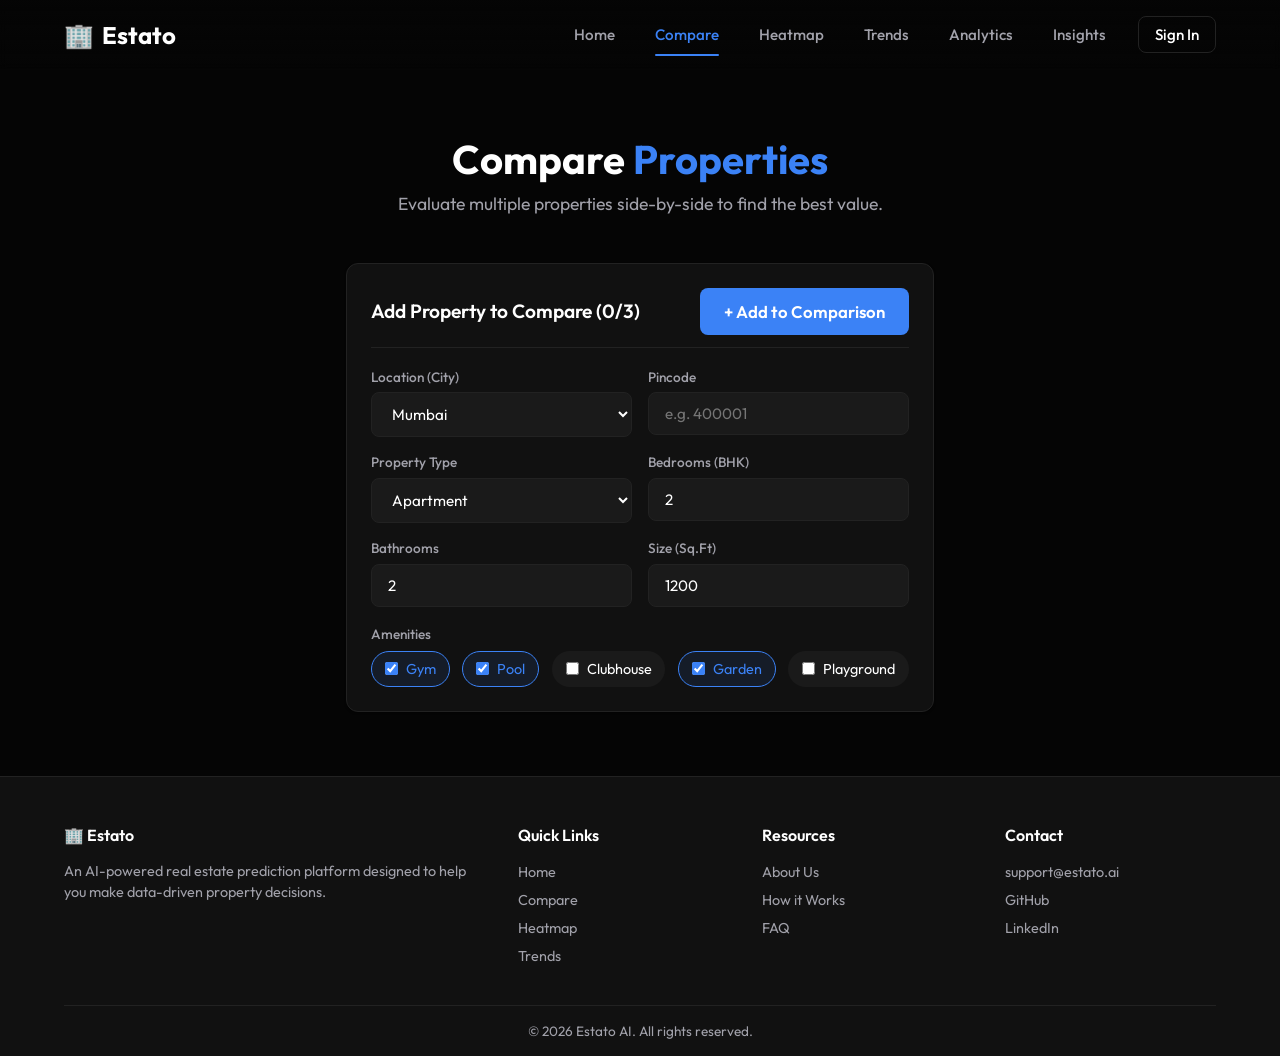
<file: compare.html>
<!DOCTYPE html>
<html lang="en">

<head>
    <meta charset="UTF-8">
    <meta name="viewport" content="width=device-width, initial-scale=1.0">
    <title>Estato | Compare Properties</title>
    <meta name="description" content="Compare multiple real estate properties side-by-side.">
    <!-- Google Fonts -->
    <link rel="preconnect" href="https://fonts.googleapis.com">
    <link rel="preconnect" href="https://fonts.gstatic.com" crossorigin>
    <link href="https://fonts.googleapis.com/css2?family=Outfit:wght@300;400;500;600;700;800&display=swap"
        rel="stylesheet">
    <!-- Custom CSS -->
    <link rel="stylesheet" href="style.css">
</head>

<body>

    <header class="navbar">
        <a href="index.html" class="logo">
            <span class="logo-icon">🏢</span> Estato
        </a>
        <nav class="nav-links">
            <a href="index.html" class="nav-link" data-page="home">Home</a>
            <a href="compare.html" class="nav-link active" data-page="compare">Compare</a>
            <a href="heatmap.html" class="nav-link" data-page="heatmap">Heatmap</a>
            <a href="trends.html" class="nav-link" data-page="trends">Trends</a>
            <a href="analytics.html" class="nav-link" data-page="analytics">Analytics</a>
            <a href="insights.html" class="nav-link" data-page="insights">Insights</a>
            <a href="profile.html" class="nav-link" data-page="profile" id="profile-link" style="display:none;">Profile</a>
        </nav>
        <div class="nav-actions">
            <button class="btn btn-outline auth-btn" id="auth-btn" style="padding: 0.5rem 1rem;">Sign In</button>
            <div class="nav-avatar-container" id="user-profile" style="display:none;">
                <div class="nav-avatar" id="user-avatar">U</div>
                <div class="profile-dropdown" id="profile-dropdown">
                    <a href="profile.html" class="dropdown-item">📊 Dashboard</a>
                    <a href="#" class="dropdown-item" id="logout-btn">🚪 Logout</a>
                </div>
            </div>
        </div>
    </header>

    <main class="container">
        <div class="hero-section">
            <h1 class="hero-title">Compare <span class="text-primary">Properties</span></h1>
            <p class="hero-subtitle">Evaluate multiple properties side-by-side to find the best value.</p>
        </div>

        <!-- Add Property Section -->
        <div class="card" style="margin-bottom: 2rem;">
            <div class="card-header" style="display:flex; justify-content:space-between; align-items:center;">
                <h2>Add Property to Compare (<span id="prop-count">0</span>/3)</h2>
                <button id="btn-add-prop" class="btn btn-primary" style="width:auto; margin-top:0;">+ Add to
                    Comparison</button>
            </div>

            <form id="compare-form">
                <div class="form-grid">
                    <div class="input-group">
                        <label>Location (City)</label>
                        <select id="comp-city">
                            <option value="Mumbai">Mumbai</option>
                            <option value="New Delhi">New Delhi</option>
                            <option value="Bangalore">Bangalore</option>
                            <option value="Chennai">Chennai</option>
                            <option value="Pune">Pune</option>
                            <option value="Hyderabad">Hyderabad</option>
                        </select>
                    </div>
                    <div class="input-group">
                        <label>Pincode</label>
                        <input type="text" id="comp-pincode" placeholder="e.g. 400001">
                    </div>
                    <div class="input-group">
                        <label>Property Type</label>
                        <select id="comp-type">
                            <option value="Apartment">Apartment</option>
                            <option value="Independent House">Independent House</option>
                            <option value="Villa">Villa</option>
                        </select>
                    </div>
                    <div class="input-group">
                        <label>Bedrooms (BHK)</label>
                        <input type="number" id="comp-bhk" value="2" min="1" max="10">
                    </div>
                    <div class="input-group">
                        <label>Bathrooms</label>
                        <input type="number" id="comp-bath" value="2" min="1" max="10">
                    </div>
                    <div class="input-group">
                        <label>Size (Sq.Ft)</label>
                        <input type="number" id="comp-size" value="1200" min="100">
                    </div>
                </div>

                <div style="margin-top: 1rem;">
                    <label style="font-size:0.85rem; font-weight:500; color:var(--text-muted);">Amenities</label>
                    <div class="checkbox-grid">
                        <label class="checkbox-label"><input type="checkbox" value="Gym" class="comp-amenity" checked>
                            Gym</label>
                        <label class="checkbox-label"><input type="checkbox" value="Pool" class="comp-amenity" checked>
                            Pool</label>
                        <label class="checkbox-label"><input type="checkbox" value="Clubhouse" class="comp-amenity">
                            Clubhouse</label>
                        <label class="checkbox-label"><input type="checkbox" value="Garden" class="comp-amenity"
                                checked> Garden</label>
                        <label class="checkbox-label"><input type="checkbox" value="Playground" class="comp-amenity">
                            Playground</label>
                    </div>
                </div>
            </form>
        </div>

        <!-- Comparison Table Section -->
        <div id="compare-results" class="hidden">
            <h3 style="margin-bottom: 1rem;">Comparison Results</h3>
            <div class="compare-grid" id="compare-grid">
                <!-- Property Cards injected here -->
            </div>
        </div>

    </main>

    <!-- Footer -->
    <footer class="footer">
        <div class="footer-grid">
            <div class="footer-col">
                <h4><span class="logo-icon">🏢</span> Estato</h4>
                <p>An AI-powered real estate prediction platform designed to help you make data-driven property
                    decisions.</p>
            </div>
            <div class="footer-col">
                <h4>Quick Links</h4>
                <ul>
                    <li><a href="index.html">Home</a></li>
                    <li><a href="compare.html">Compare</a></li>
                    <li><a href="#">Heatmap</a></li>
                    <li><a href="#">Trends</a></li>
                </ul>
            </div>
            <div class="footer-col">
                <h4>Resources</h4>
                <ul>
                    <li><a href="#">About Us</a></li>
                    <li><a href="#">How it Works</a></li>
                    <li><a href="#">FAQ</a></li>
                </ul>
            </div>
            <div class="footer-col">
                <h4>Contact</h4>
                <ul>
                    <li><a href="#">support@estato.ai</a></li>
                    <li><a href="#">GitHub</a></li>
                    <li><a href="#">LinkedIn</a></li>
                </ul>
            </div>
        </div>
        <div class="footer-bottom">
            &copy; 2026 Estato AI. All rights reserved.
        </div>
    </footer>

    <script src="compare.js"></script>
    <!-- Spline 3D Runtime -->
    <script type="module">
        import { Application } from 'https://esm.sh/@splinetool/runtime';
        const canvas = document.getElementById('canvas3d');
        if (canvas) {
            const spline = new Application(canvas);

            spline.load('https://prod.spline.design/XjPDmd3N1NXUJgIH/scene.splinecode');
        }
    </script>

    <script>
        document.addEventListener('DOMContentLoaded', function() {
            initializeAuthUI();
            initializeNavbarHideOnScroll();
        });

        function initializeAuthUI() {
            const currentUser = localStorage.getItem('currentUser');
            if (currentUser) {
                showUserProfile(JSON.parse(currentUser));
            }
        }

        function showUserProfile(user) {
            const authBtn = document.getElementById('auth-btn');
            const userProfile = document.getElementById('user-profile');
            const userAvatar = document.getElementById('user-avatar');
            const profileLink = document.getElementById('profile-link');

            authBtn.style.display = 'none';
            userProfile.style.display = 'flex';
            profileLink.style.display = 'block';
            
            const initial = user.email.charAt(0).toUpperCase();
            userAvatar.textContent = initial;

            document.getElementById('logout-btn').addEventListener('click', function(e) {
                e.preventDefault();
                localStorage.removeItem('currentUser');
                location.reload();
            });
        }

        function initializeNavbarHideOnScroll() {
            const navbar = document.querySelector('.navbar');
            let lastScrollTop = 0;

            window.addEventListener('scroll', function() {
                const scrollTop = window.pageYOffset || document.documentElement.scrollTop;

                if (scrollTop > 100) {
                    if (scrollTop > lastScrollTop) {
                        navbar.classList.add('hide');
                    } else {
                        navbar.classList.remove('hide');
                    }
                } else {
                    navbar.classList.remove('hide');
                }
                lastScrollTop = scrollTop <= 0 ? 0 : scrollTop;
            });
        }
    </script>
</body>

</html>
</file>
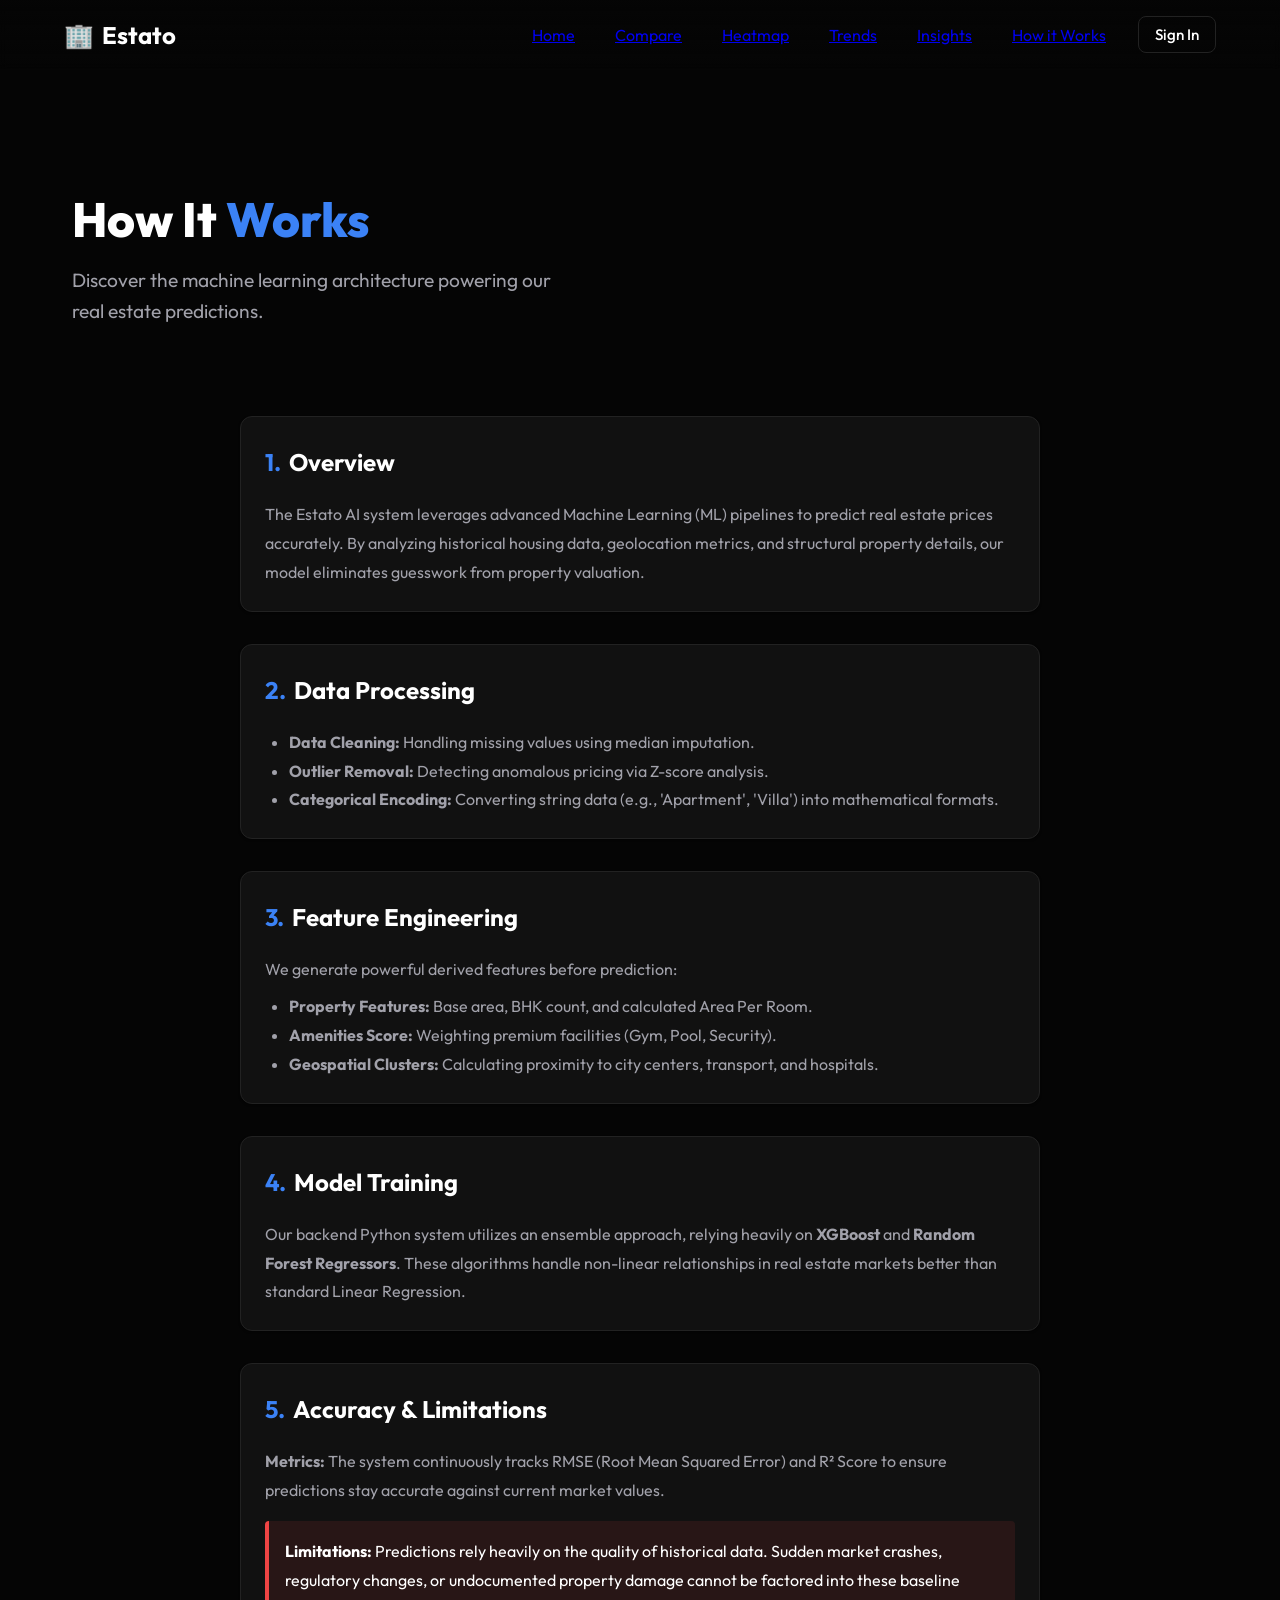
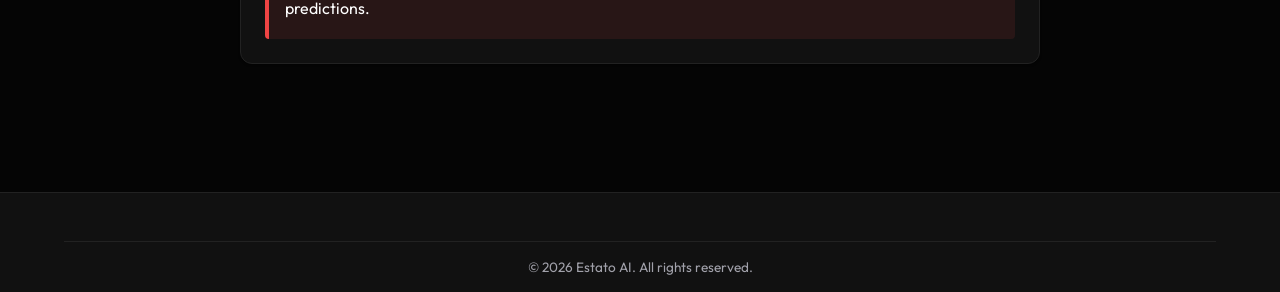
<file: how-it-works.html>
<!DOCTYPE html>
<html lang="en">
<head>
    <meta charset="UTF-8">
    <meta name="viewport" content="width=device-width, initial-scale=1.0">
    <title>Estato | How It Works</title>
    <link href="https://fonts.googleapis.com/css2?family=Outfit:wght@300;400;500;600;700;800&display=swap" rel="stylesheet">
    <link rel="stylesheet" href="style.css">
</head>
<body>
    <header class="navbar">
        <a href="index.html" class="logo">
            <span class="logo-icon">🏢</span> Estato
        </a>
        <nav class="nav-links">
            <a href="index.html">Home</a>
            <a href="compare.html">Compare</a>
            <a href="heatmap.html">Heatmap</a>
            <a href="trends.html">Trends</a>
            <a href="insights.html">Insights</a>
            <a href="how-it-works.html" class="active">How it Works</a>
        </nav>
        <div class="nav-actions">
            <button class="btn btn-outline" style="padding: 0.5rem 1rem;">Sign In</button>
        </div>
    </header>

    <main class="container">
        <div class="hero-split" style="min-height: 250px; margin-bottom: 2rem;">
            <div class="hero-text">
                <h1 class="hero-title">How It <span class="text-primary">Works</span></h1>
                <p class="hero-subtitle">Discover the machine learning architecture powering our real estate predictions.</p>
            </div>
            <div class="hero-3d" style="height: 250px;">
                <canvas id="canvas3d"></canvas>
            </div>
        </div>

        <div style="max-width: 800px; margin: 0 auto; line-height: 1.8; color: var(--text-muted);">
            <div class="card" style="margin-bottom: 2rem;">
                <h2 style="color:var(--text-main); margin-bottom: 1rem; display:flex; align-items:center; gap:0.5rem;">
                    <span style="color:var(--primary);">1.</span> Overview
                </h2>
                <p>The Estato AI system leverages advanced Machine Learning (ML) pipelines to predict real estate prices accurately. By analyzing historical housing data, geolocation metrics, and structural property details, our model eliminates guesswork from property valuation.</p>
            </div>

            <div class="card" style="margin-bottom: 2rem;">
                <h2 style="color:var(--text-main); margin-bottom: 1rem; display:flex; align-items:center; gap:0.5rem;">
                    <span style="color:var(--primary);">2.</span> Data Processing
                </h2>
                <ul style="margin-left: 1.5rem;">
                    <li><b>Data Cleaning:</b> Handling missing values using median imputation.</li>
                    <li><b>Outlier Removal:</b> Detecting anomalous pricing via Z-score analysis.</li>
                    <li><b>Categorical Encoding:</b> Converting string data (e.g., 'Apartment', 'Villa') into mathematical formats.</li>
                </ul>
            </div>

            <div class="card" style="margin-bottom: 2rem;">
                <h2 style="color:var(--text-main); margin-bottom: 1rem; display:flex; align-items:center; gap:0.5rem;">
                    <span style="color:var(--primary);">3.</span> Feature Engineering
                </h2>
                <p>We generate powerful derived features before prediction:</p>
                <ul style="margin-left: 1.5rem; margin-top: 0.5rem;">
                    <li><b>Property Features:</b> Base area, BHK count, and calculated Area Per Room.</li>
                    <li><b>Amenities Score:</b> Weighting premium facilities (Gym, Pool, Security).</li>
                    <li><b>Geospatial Clusters:</b> Calculating proximity to city centers, transport, and hospitals.</li>
                </ul>
            </div>

            <div class="card" style="margin-bottom: 2rem;">
                <h2 style="color:var(--text-main); margin-bottom: 1rem; display:flex; align-items:center; gap:0.5rem;">
                    <span style="color:var(--primary);">4.</span> Model Training
                </h2>
                <p>Our backend Python system utilizes an ensemble approach, relying heavily on <b>XGBoost</b> and <b>Random Forest Regressors</b>. These algorithms handle non-linear relationships in real estate markets better than standard Linear Regression.</p>
            </div>

            <div class="card" style="margin-bottom: 2rem;">
                <h2 style="color:var(--text-main); margin-bottom: 1rem; display:flex; align-items:center; gap:0.5rem;">
                    <span style="color:var(--primary);">5.</span> Accuracy & Limitations
                </h2>
                <p><b>Metrics:</b> The system continuously tracks RMSE (Root Mean Squared Error) and R² Score to ensure predictions stay accurate against current market values.</p>
                <div style="background: rgba(239, 68, 68, 0.1); border-left: 4px solid var(--danger); padding: 1rem; margin-top: 1rem; border-radius: 4px;">
                    <p style="color: var(--text-main); margin: 0;"><b>Limitations:</b> Predictions rely heavily on the quality of historical data. Sudden market crashes, regulatory changes, or undocumented property damage cannot be factored into these baseline predictions.</p>
                </div>
            </div>
        </div>
    </main>

    <!-- Footer -->
    <footer class="footer" style="margin-top: 4rem;">
        <div class="footer-bottom">
            &copy; 2026 Estato AI. All rights reserved.
        </div>
    </footer>

    <!-- Spline 3D Runtime -->
    <script type="module">
        import { Application } from 'https://esm.sh/@splinetool/runtime';
        const canvas = document.getElementById('canvas3d');
        if (canvas) {
            const spline = new Application(canvas);
            spline.load('https://prod.spline.design/XjPDmd3N1NXUJgIH/scene.splinecode');
        }
    </script>
</body>
</html>
</file>
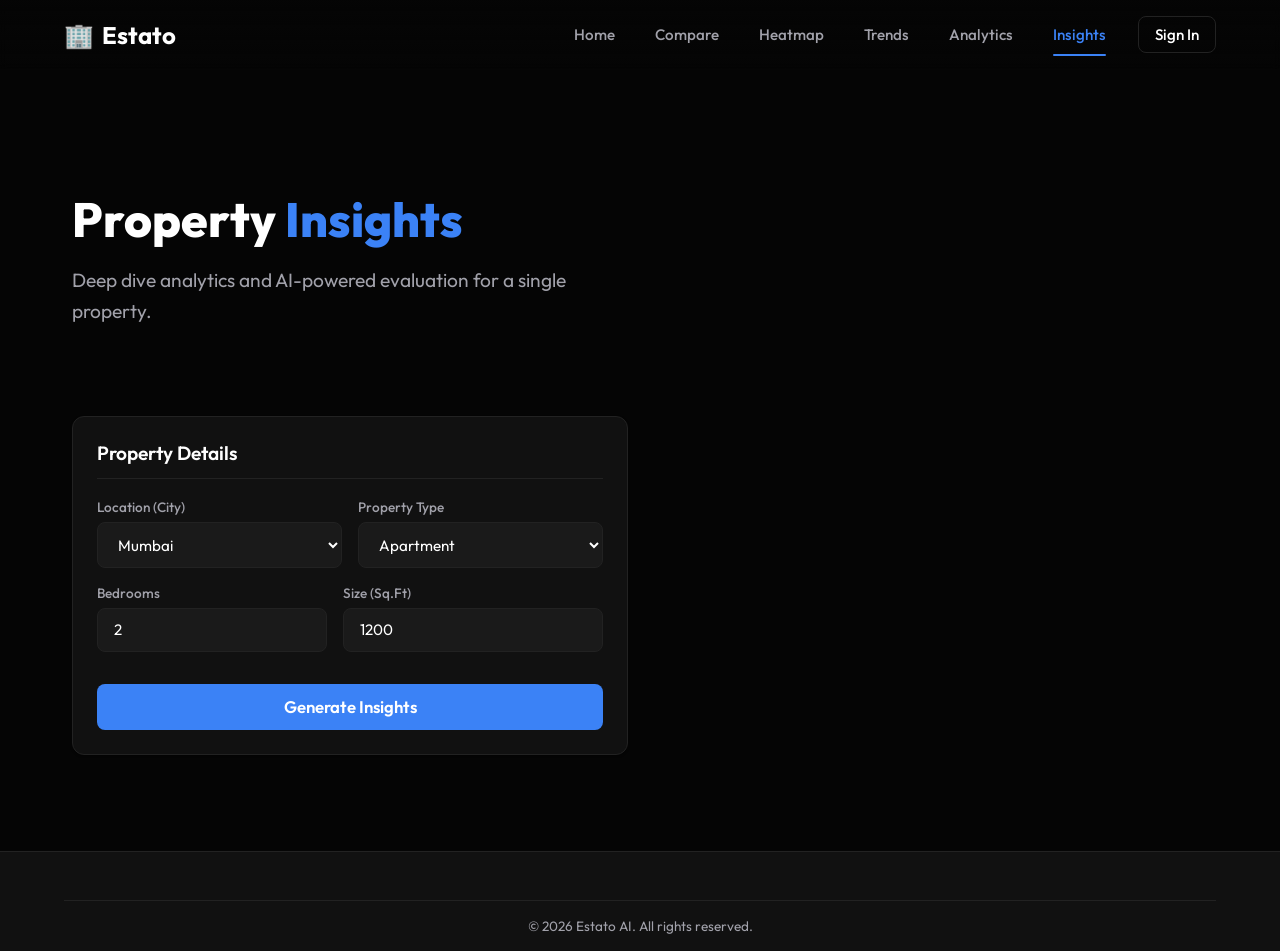
<file: insights.html>
<!DOCTYPE html>
<html lang="en">
<head>
    <meta charset="UTF-8">
    <meta name="viewport" content="width=device-width, initial-scale=1.0">
    <title>Estato | Property Insights</title>
    <link href="https://fonts.googleapis.com/css2?family=Outfit:wght@300;400;500;600;700;800&display=swap" rel="stylesheet">
    <link rel="stylesheet" href="style.css">
</head>
<body>
    <header class="navbar">
        <a href="index.html" class="logo">
            <span class="logo-icon">🏢</span> Estato
        </a>
        <nav class="nav-links">
            <a href="index.html" class="nav-link" data-page="home">Home</a>
            <a href="compare.html" class="nav-link" data-page="compare">Compare</a>
            <a href="heatmap.html" class="nav-link" data-page="heatmap">Heatmap</a>
            <a href="trends.html" class="nav-link" data-page="trends">Trends</a>
            <a href="analytics.html" class="nav-link" data-page="analytics">Analytics</a>
            <a href="insights.html" class="nav-link active" data-page="insights">Insights</a>
            <a href="profile.html" class="nav-link" data-page="profile" id="profile-link" style="display:none;">Profile</a>
        </nav>
        <div class="nav-actions">
            <button class="btn btn-outline auth-btn" id="auth-btn" style="padding: 0.5rem 1rem;">Sign In</button>
            <div class="nav-avatar-container" id="user-profile" style="display:none;">
                <div class="nav-avatar" id="user-avatar">U</div>
                <div class="profile-dropdown" id="profile-dropdown">
                    <a href="profile.html" class="dropdown-item">📊 Dashboard</a>
                    <a href="#" class="dropdown-item" id="logout-btn">🚪 Logout</a>
                </div>
            </div>
        </div>
    </header>

    <main class="container">
        <div class="hero-split" style="min-height: 250px; margin-bottom: 2rem;">
            <div class="hero-text">
                <h1 class="hero-title">Property <span class="text-primary">Insights</span></h1>
                <p class="hero-subtitle">Deep dive analytics and AI-powered evaluation for a single property.</p>
            </div>
            <div class="hero-3d" style="height: 250px;">
                <canvas id="canvas3d"></canvas>
            </div>
        </div>

        <div class="app-grid">
            <!-- Left: Input Form -->
            <div class="card">
                <div class="card-header">
                    <h2>Property Details</h2>
                </div>
                <form id="insights-form">
                    <div class="form-grid">
                        <div class="input-group">
                            <label>Location (City)</label>
                            <select id="ins-city">
                                <option value="Mumbai">Mumbai</option>
                                <option value="New Delhi">New Delhi</option>
                                <option value="Bangalore">Bangalore</option>
                            </select>
                        </div>
                        <div class="input-group">
                            <label>Property Type</label>
                            <select id="ins-type">
                                <option value="Apartment">Apartment</option>
                                <option value="Villa">Villa</option>
                            </select>
                        </div>
                    </div>
                    <div class="form-grid">
                        <div class="input-group">
                            <label>Bedrooms</label>
                            <input type="number" id="ins-bhk" value="2" min="1" max="10">
                        </div>
                        <div class="input-group">
                            <label>Size (Sq.Ft)</label>
                            <input type="number" id="ins-size" value="1200" min="100">
                        </div>
                    </div>
                    <button type="button" class="btn btn-primary" id="btn-analyze">Generate Insights</button>
                </form>
            </div>

            <!-- Right: Insights Dashboard -->
            <div class="card" id="insights-dashboard" style="display: none;">
                <div class="card-header">
                    <h2>AI Analytics Report</h2>
                </div>
                
                <div style="background:#1a1a1a; padding:1.5rem; border-radius:var(--radius-md); border:1px solid var(--border-color); margin-bottom: 1.5rem;">
                    <h3 style="color:var(--primary); margin-bottom:0.5rem;">AI Summary</h3>
                    <p id="ai-summary" style="line-height:1.6; color:var(--text-muted);"></p>
                </div>

                <div class="stats-row" style="margin-bottom: 1.5rem;">
                    <div class="stat-box" style="flex:1;">
                        <span class="stat-label">Predicted Price</span>
                        <span class="stat-value text-primary" id="ins-price">₹0 L</span>
                    </div>
                    <div class="stat-box" style="flex:1;">
                        <span class="stat-label">Investment ROI</span>
                        <span class="stat-value" id="ins-roi">0%</span>
                    </div>
                    <div class="stat-box" style="flex:1;">
                        <span class="stat-label">Demand Level</span>
                        <span class="stat-value" id="ins-demand">High</span>
                    </div>
                </div>

                <h3 style="margin-bottom: 1rem; font-size:1.1rem;">Geospatial Insights (Simulated)</h3>
                <ul style="list-style:none; color:var(--text-muted); display:grid; grid-template-columns:1fr 1fr; gap:1rem;">
                    <li style="display:flex; align-items:center; gap:0.5rem;">
                        <span style="font-size:1.5rem;">🏥</span> Nearest Hospital: <b id="dist-hosp" style="color:var(--text-main);">1.2 km</b>
                    </li>
                    <li style="display:flex; align-items:center; gap:0.5rem;">
                        <span style="font-size:1.5rem;">🏫</span> Nearest School: <b id="dist-school" style="color:var(--text-main);">0.8 km</b>
                    </li>
                    <li style="display:flex; align-items:center; gap:0.5rem;">
                        <span style="font-size:1.5rem;">🚇</span> Nearest Metro: <b id="dist-metro" style="color:var(--text-main);">2.5 km</b>
                    </li>
                    <li style="display:flex; align-items:center; gap:0.5rem;">
                        <span style="font-size:1.5rem;">🛣️</span> Nearest Highway: <b id="dist-highway" style="color:var(--text-main);">4.1 km</b>
                    </li>
                </ul>
            </div>
        </div>
    </main>

    <!-- Footer -->
    <footer class="footer" style="margin-top: 4rem;">
        <div class="footer-bottom">
            &copy; 2026 Estato AI. All rights reserved.
        </div>
    </footer>

    <script src="insights.js"></script>

    <!-- Spline 3D Runtime -->
    <script type="module">
        import { Application } from 'https://esm.sh/@splinetool/runtime';
        const canvas = document.getElementById('canvas3d');
        if (canvas) {
            const spline = new Application(canvas);
            spline.load('https://prod.spline.design/XjPDmd3N1NXUJgIH/scene.splinecode');
        }
    </script>

    <script>
        document.addEventListener('DOMContentLoaded', function() {
            initializeAuthUI();
            initializeNavbarHideOnScroll();
        });

        function initializeAuthUI() {
            const currentUser = localStorage.getItem('currentUser');
            if (currentUser) {
                showUserProfile(JSON.parse(currentUser));
            }
        }

        function showUserProfile(user) {
            const authBtn = document.getElementById('auth-btn');
            const userProfile = document.getElementById('user-profile');
            const userAvatar = document.getElementById('user-avatar');
            const profileLink = document.getElementById('profile-link');

            authBtn.style.display = 'none';
            userProfile.style.display = 'flex';
            profileLink.style.display = 'block';
            
            const initial = user.email.charAt(0).toUpperCase();
            userAvatar.textContent = initial;

            document.getElementById('logout-btn').addEventListener('click', function(e) {
                e.preventDefault();
                localStorage.removeItem('currentUser');
                location.reload();
            });
        }

        function initializeNavbarHideOnScroll() {
            const navbar = document.querySelector('.navbar');
            let lastScrollTop = 0;

            window.addEventListener('scroll', function() {
                const scrollTop = window.pageYOffset || document.documentElement.scrollTop;

                if (scrollTop > 100) {
                    if (scrollTop > lastScrollTop) {
                        navbar.classList.add('hide');
                    } else {
                        navbar.classList.remove('hide');
                    }
                } else {
                    navbar.classList.remove('hide');
                }
                lastScrollTop = scrollTop <= 0 ? 0 : scrollTop;
            });
        }
    </script>
</body>
</html>
</file>
<file: style.css>
:root {
    --bg-color: #050505;
    --card-bg: #111111;
    --border-color: #222222;
    --primary: #3b82f6;
    --primary-hover: #60a5fa;
    --text-main: #ffffff;
    --text-muted: #a1a1aa;
    --success: #10b981;
    --success-bg: rgba(16, 185, 129, 0.1);
    --danger: #ef4444;
    --danger-bg: rgba(239, 68, 68, 0.1);
    --shadow-sm: 0 1px 2px 0 rgba(0, 0, 0, 0.5);
    --shadow-md: 0 4px 6px -1px rgba(0, 0, 0, 0.6), 0 2px 4px -1px rgba(0, 0, 0, 0.4);
    --shadow-lg: 0 10px 15px -3px rgba(0, 0, 0, 0.6), 0 4px 6px -2px rgba(0, 0, 0, 0.5);
    --radius-md: 8px;
    --radius-lg: 12px;
}

* {
    margin: 0;
    padding: 0;
    box-sizing: border-box;
    font-family: 'Outfit', -apple-system, BlinkMacSystemFont, 'Segoe UI', Roboto, Helvetica, Arial, sans-serif;
}

body {
    background-color: var(--bg-color);
    color: var(--text-main);
    min-height: 100vh;
    display: flex;
    flex-direction: column;
    padding-top: 70px;
}

/* Navbar */
.navbar {
    display: flex;
    align-items: center;
    padding: 1rem 5%;
    background: linear-gradient(to bottom, rgba(5, 5, 5, 0.95), rgba(5, 5, 5, 0));
    position: fixed;
    top: 0;
    left: 0;
    right: 0;
    z-index: 100;
    transition: transform 0.3s ease-in-out;
    backdrop-filter: blur(4px);
}

.navbar.hide {
    transform: translateY(-100%);
}

.logo {
    font-size: 1.5rem;
    font-weight: 700;
    color: var(--text-main);
    text-decoration: none;
    display: flex;
    align-items: center;
    gap: 0.5rem;
    margin-right: auto;
}

.logo-icon {
    color: var(--primary);
}

.nav-links {
    display: flex;
    gap: 2.5rem;
    align-items: center;
}

.nav-links .nav-link {
    color: var(--text-muted);
    text-decoration: none;
    font-weight: 500;
    font-size: 0.95rem;
    transition: color 0.2s ease;
    position: relative;
    padding: 0.5rem 0;
}

.nav-links .nav-link:hover,
.nav-links .nav-link.active {
    color: var(--primary);
}

.nav-links .nav-link.active::after {
    content: '';
    position: absolute;
    bottom: -4px;
    left: 0;
    right: 0;
    height: 2px;
    background: var(--primary);
    border-radius: 1px;
}

.nav-actions {
    display: flex;
    gap: 1.5rem;
    align-items: center;
    margin-left: 2rem;
}

.nav-avatar-container {
    position: relative;
}

.nav-avatar {
    width: 40px;
    height: 40px;
    border-radius: 50%;
    background: linear-gradient(135deg, var(--primary), #1e40af);
    color: white;
    display: flex;
    align-items: center;
    justify-content: center;
    font-weight: 700;
    font-size: 0.9rem;
    cursor: pointer;
    transition: transform 0.2s ease, box-shadow 0.2s ease;
}

.nav-avatar:hover {
    transform: scale(1.1);
    box-shadow: 0 0 0 3px rgba(59, 130, 246, 0.2);
}

.profile-dropdown {
    position: absolute;
    top: 100%;
    right: 0;
    background: var(--card-bg);
    border: 1px solid var(--border-color);
    border-radius: var(--radius-md);
    margin-top: 0.5rem;
    display: none;
    flex-direction: column;
    min-width: 160px;
    box-shadow: var(--shadow-lg);
    overflow: hidden;
}

.nav-avatar:hover + .profile-dropdown,
.profile-dropdown:hover {
    display: flex;
}

.dropdown-item {
    padding: 0.75rem 1rem;
    color: var(--text-muted);
    text-decoration: none;
    font-size: 0.9rem;
    transition: all 0.2s ease;
    border: none;
    background: none;
    cursor: pointer;
    text-align: left;
}

.dropdown-item:hover {
    background: var(--border-color);
    color: var(--primary);
}

/* Main Container */
.container {
    max-width: 1200px;
    margin: 0 auto;
    padding: 2rem;
    flex: 1;
}

/* Typography */
h1,
h2,
h3 {
    color: var(--text-main);
}

.hero-section {
    text-align: center;
    margin: 2rem 0 3rem 0;
}

.hero-title {
    font-size: 2.5rem;
    font-weight: 700;
    margin-bottom: 0.5rem;
}

.hero-subtitle {
    font-size: 1.1rem;
    color: var(--text-muted);
}

.hero-split {
    display: flex;
    align-items: center;
    justify-content: space-between;
    margin: 2rem 0 4rem 0;
    gap: 2rem;
    min-height: 400px;
}

.hero-split .hero-text {
    flex: 1;
    text-align: left;
}

.hero-split .hero-title {
    font-size: 3rem;
    font-weight: 800;
    margin-bottom: 1rem;
    line-height: 1.2;
}

.hero-split .hero-subtitle {
    font-size: 1.2rem;
    color: var(--text-muted);
    line-height: 1.6;
}

.hero-3d {
    flex: 1.2;
    height: 450px;
    position: relative;
    border-radius: var(--radius-lg);
    overflow: hidden;
    background: transparent;
}

#canvas3d {
    width: 100%;
    height: 100%;
    outline: none;
}

.spline-background {
    position: fixed;
    top: 0;
    left: 0;
    width: 100vw;
    height: 100vh;
    z-index: -1;
    pointer-events: auto;
    /* Allow interaction with the 3D scene */
}

.text-primary {
    color: var(--primary);
}

/* Cards */
.card {
    background: var(--card-bg);
    border: 1px solid var(--border-color);
    border-radius: var(--radius-lg);
    padding: 1.5rem;
    box-shadow: var(--shadow-sm);
    transition: box-shadow 0.2s ease;
}

.card:hover {
    box-shadow: var(--shadow-md);
}

.card-header {
    margin-bottom: 1.2rem;
    border-bottom: 1px solid var(--border-color);
    padding-bottom: 0.8rem;
}

.card-header h2 {
    font-size: 1.2rem;
    font-weight: 600;
}

/* Layouts */
.app-grid {
    display: grid;
    grid-template-columns: 1fr 1fr;
    gap: 1.5rem;
}

.full-width {
    grid-column: 1 / -1;
}

/* Map Panel */
.map-container {
    height: 300px;
    border-radius: var(--radius-md);
    margin-bottom: 1.5rem;
    border: 1px solid var(--border-color);
    z-index: 10;
}

/* Forms */
.form-grid {
    display: grid;
    grid-template-columns: 1fr 1fr;
    gap: 1rem;
    margin-bottom: 1rem;
}

.input-group {
    display: flex;
    flex-direction: column;
    gap: 0.4rem;
}

.input-group label {
    font-size: 0.85rem;
    font-weight: 500;
    color: var(--text-muted);
}

input,
select {
    background: #1a1a1a;
    border: 1px solid var(--border-color);
    color: var(--text-main);
    padding: 0.7rem 1rem;
    border-radius: var(--radius-md);
    font-family: inherit;
    font-size: 0.95rem;
    transition: all 0.2s ease;
    outline: none;
}

input:focus,
select:focus {
    background: var(--card-bg);
    border-color: var(--primary);
    box-shadow: 0 0 0 3px rgba(37, 99, 235, 0.1);
}

/* Checkboxes */
.checkbox-grid {
    display: flex;
    flex-wrap: wrap;
    gap: 0.8rem;
    margin-top: 0.5rem;
}

.checkbox-label {
    display: flex;
    align-items: center;
    gap: 0.5rem;
    font-size: 0.9rem;
    background: #1a1a1a;
    padding: 0.5rem 0.8rem;
    border-radius: 20px;
    cursor: pointer;
    border: 1px solid transparent;
    transition: all 0.2s ease;
}

.checkbox-label:hover {
    background: #2a2a2a;
}

.checkbox-label:has(input:checked) {
    background: rgba(59, 130, 246, 0.1);
    border-color: var(--primary);
    color: var(--primary);
}

input[type="checkbox"] {
    accent-color: var(--primary);
}

/* Buttons */
.btn {
    padding: 0.8rem 1.5rem;
    border-radius: var(--radius-md);
    font-weight: 500;
    font-size: 0.95rem;
    cursor: pointer;
    transition: all 0.2s ease;
    border: none;
    display: inline-flex;
    align-items: center;
    justify-content: center;
    gap: 0.5rem;
}

.btn-primary {
    background: var(--primary);
    color: white;
    width: 100%;
    font-weight: 600;
    font-size: 1.05rem;
    margin-top: 1rem;
}

.btn-primary:hover {
    background: var(--primary-hover);
    transform: translateY(-1px);
    box-shadow: var(--shadow-md);
}

.btn-outline {
    background: transparent;
    border: 1px solid var(--border-color);
    color: var(--text-main);
}

.btn-outline:hover {
    background: #f1f5f9;
    border-color: #cbd5e1;
}

/* Results Panel */
.results-panel {
    text-align: center;
    position: relative;
    overflow: hidden;
    min-height: 250px;
    display: flex;
    flex-direction: column;
    justify-content: center;
}

.results-blur {
    position: absolute;
    inset: 0;
    background: var(--card-bg);
    display: flex;
    flex-direction: column;
    align-items: center;
    justify-content: center;
    z-index: 5;
    transition: opacity 0.5s ease;
}

.lock-icon {
    font-size: 2.5rem;
    margin-bottom: 1rem;
    opacity: 0.5;
}

.results-content {
    opacity: 0;
    transform: translateY(10px);
    transition: all 0.5s ease;
}

.results-content.active {
    opacity: 1;
    transform: translateY(0);
}

.price-huge {
    font-size: 3.5rem;
    font-weight: 800;
    color: var(--text-main);
    margin-bottom: 1.5rem;
}

.stats-row {
    display: flex;
    justify-content: center;
    gap: 1.5rem;
    flex-wrap: wrap;
    margin-bottom: 2rem;
}

.stat-box {
    background: #1a1a1a;
    border: 1px solid var(--border-color);
    padding: 1rem 1.5rem;
    border-radius: var(--radius-md);
    min-width: 150px;
}

.stat-label {
    display: block;
    font-size: 0.8rem;
    color: var(--text-muted);
    margin-bottom: 0.3rem;
}

.stat-value {
    font-size: 1.2rem;
    font-weight: 600;
    color: var(--text-main);
}

.stat-value.positive {
    color: var(--success);
}

/* Action Bars (Sell/Buy/Forecast) */
.action-bars {
    display: flex;
    gap: 1rem;
    justify-content: center;
    flex-wrap: wrap;
    border-top: 1px solid var(--border-color);
    padding-top: 1.5rem;
}

/* Footer */
.footer {
    background: var(--card-bg);
    border-top: 1px solid var(--border-color);
    padding: 3rem 5% 1rem 5%;
    margin-top: auto;
}

.footer-grid {
    display: grid;
    grid-template-columns: 2fr 1fr 1fr 1fr;
    gap: 2rem;
    margin-bottom: 2rem;
}

.footer-col h4 {
    margin-bottom: 1rem;
    color: var(--text-main);
    font-weight: 600;
}

.footer-col p {
    color: var(--text-muted);
    font-size: 0.9rem;
    line-height: 1.5;
}

.footer-col ul {
    list-style: none;
}

.footer-col ul li {
    margin-bottom: 0.5rem;
}

.footer-col ul a {
    color: var(--text-muted);
    text-decoration: none;
    font-size: 0.9rem;
    transition: color 0.2s;
}

.footer-col ul a:hover {
    color: var(--primary);
}

.footer-bottom {
    text-align: center;
    padding-top: 1rem;
    border-top: 1px solid var(--border-color);
    color: var(--text-muted);
    font-size: 0.85rem;
}

/* Utilities */
.hidden {
    display: none !important;
}

.loader {
    width: 20px;
    height: 20px;
    border: 3px solid rgba(255, 255, 255, 0.3);
    border-radius: 50%;
    border-top-color: white;
    animation: spin 1s ease-in-out infinite;
}

@keyframes spin {
    to {
        transform: rotate(360deg);
    }
}

/* Modals */
.modal-overlay {
    position: fixed;
    inset: 0;
    background: rgba(15, 23, 42, 0.4);
    backdrop-filter: blur(4px);
    display: flex;
    align-items: center;
    justify-content: center;
    z-index: 1000;
    opacity: 0;
    visibility: hidden;
    transition: all 0.3s ease;
}

.modal-overlay.active {
    opacity: 1;
    visibility: visible;
}

.modal-content {
    background: var(--card-bg);
    border-radius: var(--radius-lg);
    padding: 2rem;
    width: 90%;
    max-width: 800px;
    box-shadow: var(--shadow-lg);
    transform: translateY(20px);
    transition: transform 0.3s ease;
}

.modal-overlay.active .modal-content {
    transform: translateY(0);
}

.modal-header {
    display: flex;
    justify-content: space-between;
    align-items: center;
    margin-bottom: 1.5rem;
}

.modal-close {
    background: none;
    border: none;
    font-size: 1.5rem;
    cursor: pointer;
    color: var(--text-muted);
}

.chart-container {
    position: relative;
    height: 400px;
    width: 100%;
}

/* Comparison Grid */
.compare-grid {
    display: grid;
    grid-template-columns: repeat(auto-fit, minmax(300px, 1fr));
    gap: 2rem;
    margin-top: 2rem;
}

.property-card {
    background: var(--card-bg);
    border: 1px solid var(--border-color);
    border-radius: var(--radius-lg);
    overflow: hidden;
    box-shadow: var(--shadow-sm);
    transition: all 0.3s ease;
    display: flex;
    flex-direction: column;
}

.property-card:hover {
    box-shadow: var(--shadow-lg);
    transform: translateY(-5px);
}

.property-card-img-container {
    position: relative;
    width: 100%;
    padding-top: 66.66%; /* 3:2 Aspect Ratio */
    overflow: hidden;
}

.property-card-img {
    position: absolute;
    top: 0;
    left: 0;
    width: 100%;
    height: 100%;
    object-fit: cover;
    transition: transform 0.5s ease;
}

.property-card:hover .property-card-img {
    transform: scale(1.05);
}

.best-value-badge {
    position: absolute;
    top: 1rem;
    left: 1rem;
    background: var(--success);
    color: white;
    padding: 0.4rem 0.8rem;
    border-radius: 20px;
    font-size: 0.8rem;
    font-weight: 600;
    z-index: 2;
    box-shadow: var(--shadow-sm);
}

.remove-prop-btn-card {
    position: absolute;
    top: 1rem;
    right: 1rem;
    background: rgba(0, 0, 0, 0.5);
    color: white;
    border: none;
    width: 32px;
    height: 32px;
    border-radius: 50%;
    font-size: 1.2rem;
    display: flex;
    align-items: center;
    justify-content: center;
    cursor: pointer;
    z-index: 2;
    transition: all 0.2s ease;
    backdrop-filter: blur(4px);
}

.remove-prop-btn-card:hover {
    background: var(--danger);
}

.property-card-content {
    padding: 1.5rem;
    display: flex;
    flex-direction: column;
    flex: 1;
}

.property-card-title {
    font-size: 1.3rem;
    font-weight: 700;
    color: var(--text-main);
    margin-bottom: 0.2rem;
}

.property-card-location {
    font-size: 0.9rem;
    color: var(--text-muted);
    margin-bottom: 1rem;
}

.property-price {
    font-size: 1.8rem;
    font-weight: 800;
    color: var(--primary);
    margin-bottom: 1.5rem;
    display: flex;
    align-items: baseline;
    gap: 0.4rem;
}

.property-price span {
    font-size: 1rem;
    font-weight: 500;
    color: var(--text-muted);
}

.property-features-list {
    display: flex;
    flex-direction: column;
    gap: 0.8rem;
    margin-top: auto;
}

.feature-row {
    display: flex;
    justify-content: space-between;
    align-items: center;
    padding-bottom: 0.8rem;
    border-bottom: 1px solid var(--border-color);
}

.feature-row:last-child {
    border-bottom: none;
    padding-bottom: 0;
}

.feature-name {
    color: var(--text-muted);
    font-size: 0.95rem;
}

.feature-val {
    color: var(--text-main);
    font-weight: 600;
    font-size: 0.95rem;
}

.best-value-highlight {
    background: var(--success-bg);
    padding: 0.8rem;
    border-radius: var(--radius-md);
    border-bottom: none;
    margin-top: 0.5rem;
}

.best-value-highlight .feature-name,
.best-value-highlight .feature-val {
    color: var(--success);
}

/* Responsive */
@media (max-width: 768px) {
    .app-grid {
        grid-template-columns: 1fr;
    }

    .form-grid {
        grid-template-columns: 1fr;
    }

    .footer-grid {
        grid-template-columns: 1fr;
    }

    .nav-links {
        display: none;
        /* In a real app, add hamburger menu */
    }

    .hero-section {
        flex-direction: column;
        text-align: center;
    }

    .hero-text {
        text-align: center;
    }

    .hero-3d {
        width: 100%;
        height: 300px;
    }

    .hero-title {
        font-size: 2.2rem;
    }
}

/* Authentication Modal Styles */
.auth-modal {
    position: fixed;
    top: 0;
    left: 0;
    width: 100%;
    height: 100%;
    background: rgba(0, 0, 0, 0.5);
    backdrop-filter: blur(4px);
    display: flex;
    justify-content: center;
    align-items: center;
    z-index: 2000;
    opacity: 0;
    visibility: hidden;
    transition: all 0.3s ease;
}

.auth-modal.active {
    opacity: 1;
    visibility: visible;
}

.auth-modal-content {
    background: var(--card-bg);
    border-radius: var(--radius-lg);
    padding: 2.5rem;
    width: 90%;
    max-width: 450px;
    border: 1px solid var(--border-color);
    box-shadow: var(--shadow-lg);
    transform: scale(0.95);
    transition: transform 0.3s ease;
}

.auth-modal.active .auth-modal-content {
    transform: scale(1);
}

.auth-modal-header {
    margin-bottom: 2rem;
}

.auth-modal-header h2 {
    font-size: 1.8rem;
    margin-bottom: 0.5rem;
}

.auth-modal-header p {
    color: var(--text-muted);
    font-size: 0.95rem;
}

.auth-form-group {
    margin-bottom: 1.2rem;
}

.auth-form-group label {
    display: block;
    margin-bottom: 0.5rem;
    font-size: 0.9rem;
    font-weight: 500;
    color: var(--text-muted);
}

.auth-form-group input {
    width: 100%;
    padding: 0.8rem 1rem;
    background: #1a1a1a;
    border: 1px solid var(--border-color);
    border-radius: var(--radius-md);
    color: var(--text-main);
    font-size: 0.95rem;
    transition: all 0.2s ease;
}

.auth-form-group input:focus {
    background: #252525;
    border-color: var(--primary);
    box-shadow: 0 0 0 3px rgba(59, 130, 246, 0.1);
}

.auth-submit-btn {
    width: 100%;
    padding: 0.9rem;
    background: var(--primary);
    color: white;
    border: none;
    border-radius: var(--radius-md);
    font-weight: 600;
    font-size: 1rem;
    cursor: pointer;
    transition: all 0.2s ease;
    margin-top: 1rem;
}

.auth-submit-btn:hover {
    background: var(--primary-hover);
    transform: translateY(-2px);
    box-shadow: var(--shadow-md);
}

.auth-submit-btn:disabled {
    opacity: 0.6;
    cursor: not-allowed;
    transform: none;
}

.auth-footer {
    text-align: center;
    margin-top: 1.5rem;
    font-size: 0.9rem;
    color: var(--text-muted);
}

.auth-toggle-link {
    color: var(--primary);
    cursor: pointer;
    text-decoration: none;
    font-weight: 500;
}

.auth-toggle-link:hover {
    text-decoration: underline;
}

.otp-container {
    display: none;
}

.otp-input-group {
    display: flex;
    gap: 0.5rem;
    justify-content: center;
    margin: 1.5rem 0;
}

.otp-input {
    width: 50px !important;
    height: 50px;
    text-align: center;
    font-size: 1.2rem !important;
    font-weight: 600;
    background: #1a1a1a !important;
    border: 2px solid var(--border-color) !important;
    border-radius: var(--radius-md) !important;
    transition: all 0.2s ease !important;
}

.otp-input:focus {
    background: #252525 !important;
    border-color: var(--primary) !important;
}

.otp-timer {
    text-align: center;
    color: var(--text-muted);
    font-size: 0.85rem;
    margin-top: 1rem;
}
</file>
